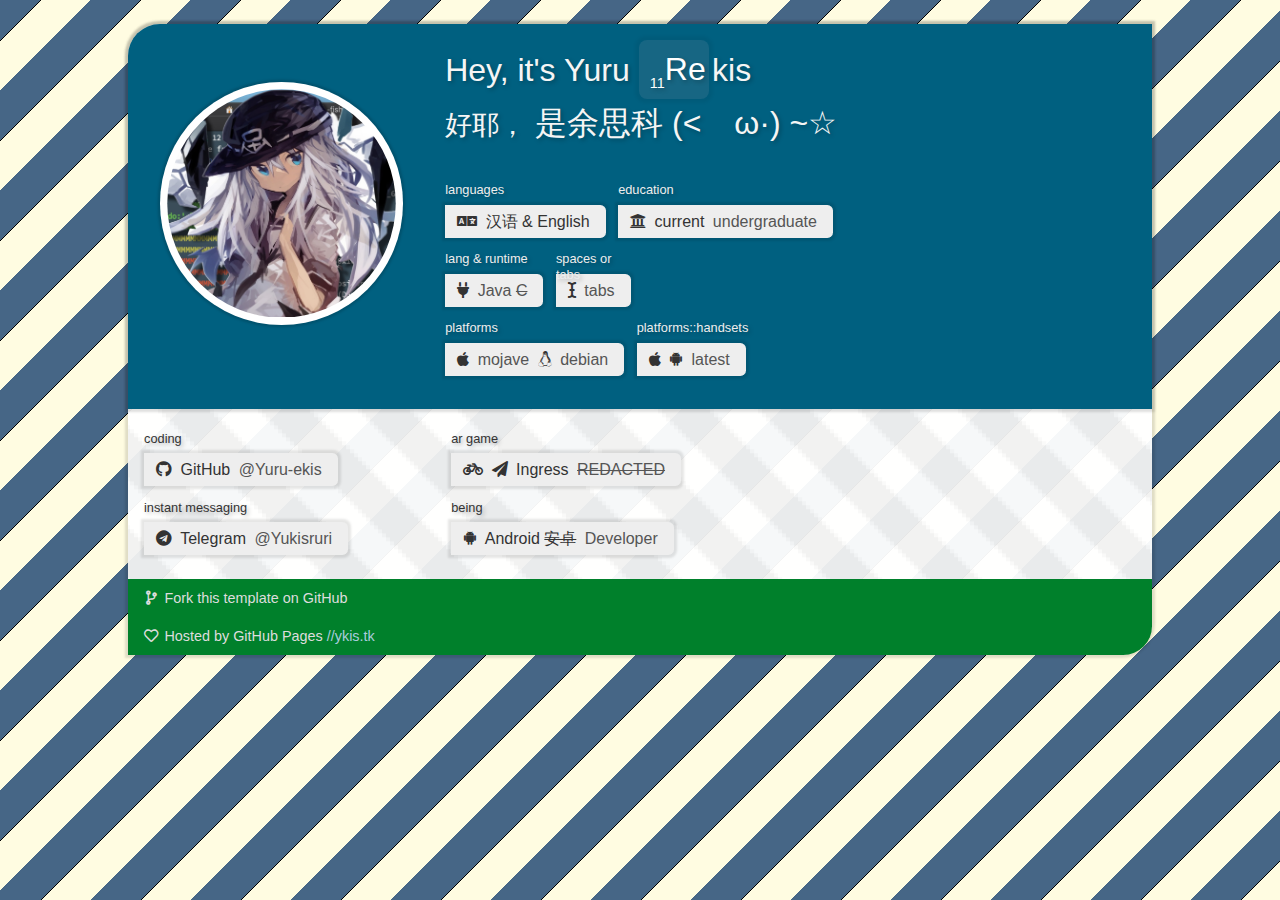
<file: index.html>
<html>

<head>
    <link href="assets/stylesheets/index.bundle.min.css" rel="stylesheet">
    <meta charset="utf-8">
    <meta name="viewport" content="width=device-width, initial-scale=1, minimum-scale=1, maximum-scale=1" />
    <title>about yuruekis</title>
</head>

<body>
    <div id="container">
        <div class="section header grid-container grid-parent">
            <div class="picture-container grid-30">
                <a href="assets/images/hibiki.jpg">
                    <img class="picture" src="assets/images/hibiki.jpg">
                </a>
            </div>
            <div class="grid-70">
                <h1 class="greeting en">
                    Hey, it's Yuru
                    <span class="no-wrap">
                        <a class="chem-element" element="sodium" href="https://en.wikipedia.org/wiki/Rhenium">Re</a>kis</span>
                </h1>
                <h1 class="greeting cn">
                    <small class="prefix">好耶，</small>
                    <span class="name no-wrap">是余思科
                        <span class="face">(&lt;ゝω·) ~☆</span>
                    </span>
                </h1>
                <div class="small-labels">
                    <div alt="languages" class="label alt">
                        <i aria-hidden="true" class="fas fa-language"></i>
                        <span class="title">汉语 & English</span>
                    </div>
                    <div alt="education" class="label alt">
                        <i aria-hidden="true" class="fas fa-university"></i>
                        <span class="title">current</span>
                        <span class="content">undergraduate</span>
                    </div>
                </div>
               
                <div class="small-labels">
                    <div alt="lang & runtime" class="label alt">
                        <i aria-hidden="true" class="fas fa-plug"></i>
                        <span class="content">Java <del>C</del></span>
                    </div>
                    <div alt="spaces or tabs" class="label alt">
                        <i aria-hidden="true" class="fas fa-i-cursor"></i>
                        <span class="content">tabs</span>
                    </div>
                </div>
                <div class="small-labels">
                    <div alt="platforms" class="group alt">
                    
                        <div class="label">
                            <i aria-hidden="true" class="fab fa-apple"></i>
                            <span class="content">mojave</span>
                        </div>
                        <div class="label">
                            <i aria-hidden="true" class="fab fa-linux"></i>
                            <span class="content">debian</span>
                        </div>
                    </div>
                    <div alt="platforms::handsets" class="group alt">
                        <div class="label">
                            <i aria-hidden="true" class="fab fa-apple"></i>
                            <i aria-hidden="true" class="fab fa-android"></i>
                            <span class="content">latest</span>
                        </div>
                    </div>
                </div>
                <div class="small-labels">

                </div>
            </div>
        </div>
        <div class="section identities shadow grid-container grid-parent">
            <div class="small-labels grid-30">
                <a alt="coding" class="label alt" href="https://github.com/Yuru-ekis">
                    <i class="fab fa-github"></i>
                    <span class="title">GitHub</span>
                    <span class="content">@Yuru-ekis</span>
                </a>
                <a alt="instant messaging" class="label alt" href="https://telegram.me/yukisruri">
                    <i class="fab fa-telegram"></i>
                    <span class="title">Telegram</span>
                    <span class="content">@Yukisruri</span>
                </a>
                
            </div>
            <div class="small-labels grid-30">
                
                
                <div alt="ar game" class="label alt">
                    <i class="fas fa-bicycle"></i>
                    <i class="fas fa-paper-plane"></i>
                    <span class="title">Ingress</span>
                    <span class="content"><del>REDACTED</del></span>
                </div>
                
                <div alt="being" class="label alt">
                    <i class="fab fa-android"></i>
                    <span class="title">Android&nbsp;<del>安卓</del></span>
                    <span class="content">Developer</span>
                </div>    
            </div>
            
        </div>
        <div class="section footer shadow">
            <a class="hosting" href="https://github.com/amphineko/amphineko">
                <i aria-hidden="true" class="fas fa-code-branch"></i> Fork this template on GitHub</a>
        </div>
        <div class="section footer shadow">
            <a class="hosting" href="//ykis.tk">
                <i aria-hidden="true" class="far fa-heart"></i> Hosted by GitHub Pages
                <span class="link">//ykis.tk</span>
            </a>
      
        </div>
    </div>
</body>

</html>
</file>
<file: assets/stylesheets/index.bundle.min.css>
@charset "UTF-8";/*!
 * Font Awesome Free 5.5.0 by @fontawesome - https://fontawesome.com
 * License - https://fontawesome.com/license/free (Icons: CC BY 4.0, Fonts: SIL OFL 1.1, Code: MIT License)
 */.fa,.fab,.fal,.far,.fas{-moz-osx-font-smoothing:grayscale;-webkit-font-smoothing:antialiased;display:inline-block;font-style:normal;font-variant:normal;text-rendering:auto;line-height:1}.fa-lg{font-size:1.33333em;line-height:.75em;vertical-align:-.0667em}.fa-xs{font-size:.75em}.fa-sm{font-size:.875em}.fa-1x{font-size:1em}.fa-2x{font-size:2em}.fa-3x{font-size:3em}.fa-4x{font-size:4em}.fa-5x{font-size:5em}.fa-6x{font-size:6em}.fa-7x{font-size:7em}.fa-8x{font-size:8em}.fa-9x{font-size:9em}.fa-10x{font-size:10em}.fa-fw{text-align:center;width:1.25em}.fa-ul{list-style-type:none;margin-left:2.5em;padding-left:0}.fa-ul>li{position:relative}.fa-li{left:-2em;position:absolute;text-align:center;width:2em;line-height:inherit}.fa-border{border:.08em solid #eee;border-radius:.1em;padding:.2em .25em .15em}.fa-pull-left{float:left}.fa-pull-right{float:right}.fa.fa-pull-left,.fab.fa-pull-left,.fal.fa-pull-left,.far.fa-pull-left,.fas.fa-pull-left{margin-right:.3em}.fa.fa-pull-right,.fab.fa-pull-right,.fal.fa-pull-right,.far.fa-pull-right,.fas.fa-pull-right{margin-left:.3em}.fa-spin{animation:2s linear infinite fa-spin}.fa-pulse{animation:1s steps(8) infinite fa-spin}@keyframes fa-spin{0%{transform:rotate(0)}100%{transform:rotate(360deg)}}.fa-rotate-90{transform:rotate(90deg)}.fa-rotate-180{transform:rotate(180deg)}.fa-rotate-270{transform:rotate(270deg)}.fa-flip-horizontal{transform:scale(-1,1)}.fa-flip-vertical{transform:scale(1,-1)}.fa-flip-horizontal.fa-flip-vertical{transform:scale(-1,-1)}:root .fa-flip-horizontal,:root .fa-flip-vertical,:root .fa-rotate-180,:root .fa-rotate-270,:root .fa-rotate-90{filter:none}.fa-stack{display:inline-block;height:2em;line-height:2em;position:relative;vertical-align:middle;width:2.5em}.fa-stack-1x,.fa-stack-2x{left:0;position:absolute;text-align:center;width:100%}.fa-stack-1x{line-height:inherit}.fa-stack-2x{font-size:2em}.fa-inverse{color:#fff}.fa-500px:before{content:"\f26e"}.fa-accessible-icon:before{content:"\f368"}.fa-accusoft:before{content:"\f369"}.fa-acquisitions-incorporated:before{content:"\f6af"}.fa-ad:before{content:"\f641"}.fa-address-book:before{content:"\f2b9"}.fa-address-card:before{content:"\f2bb"}.fa-adjust:before{content:"\f042"}.fa-adn:before{content:"\f170"}.fa-adversal:before{content:"\f36a"}.fa-affiliatetheme:before{content:"\f36b"}.fa-air-freshener:before{content:"\f5d0"}.fa-algolia:before{content:"\f36c"}.fa-align-center:before{content:"\f037"}.fa-align-justify:before{content:"\f039"}.fa-align-left:before{content:"\f036"}.fa-align-right:before{content:"\f038"}.fa-alipay:before{content:"\f642"}.fa-allergies:before{content:"\f461"}.fa-amazon:before{content:"\f270"}.fa-amazon-pay:before{content:"\f42c"}.fa-ambulance:before{content:"\f0f9"}.fa-american-sign-language-interpreting:before{content:"\f2a3"}.fa-amilia:before{content:"\f36d"}.fa-anchor:before{content:"\f13d"}.fa-android:before{content:"\f17b"}.fa-angellist:before{content:"\f209"}.fa-angle-double-down:before{content:"\f103"}.fa-angle-double-left:before{content:"\f100"}.fa-angle-double-right:before{content:"\f101"}.fa-angle-double-up:before{content:"\f102"}.fa-angle-down:before{content:"\f107"}.fa-angle-left:before{content:"\f104"}.fa-angle-right:before{content:"\f105"}.fa-angle-up:before{content:"\f106"}.fa-angry:before{content:"\f556"}.fa-angrycreative:before{content:"\f36e"}.fa-angular:before{content:"\f420"}.fa-ankh:before{content:"\f644"}.fa-app-store:before{content:"\f36f"}.fa-app-store-ios:before{content:"\f370"}.fa-apper:before{content:"\f371"}.fa-apple:before{content:"\f179"}.fa-apple-alt:before{content:"\f5d1"}.fa-apple-pay:before{content:"\f415"}.fa-archive:before{content:"\f187"}.fa-archway:before{content:"\f557"}.fa-arrow-alt-circle-down:before{content:"\f358"}.fa-arrow-alt-circle-left:before{content:"\f359"}.fa-arrow-alt-circle-right:before{content:"\f35a"}.fa-arrow-alt-circle-up:before{content:"\f35b"}.fa-arrow-circle-down:before{content:"\f0ab"}.fa-arrow-circle-left:before{content:"\f0a8"}.fa-arrow-circle-right:before{content:"\f0a9"}.fa-arrow-circle-up:before{content:"\f0aa"}.fa-arrow-down:before{content:"\f063"}.fa-arrow-left:before{content:"\f060"}.fa-arrow-right:before{content:"\f061"}.fa-arrow-up:before{content:"\f062"}.fa-arrows-alt:before{content:"\f0b2"}.fa-arrows-alt-h:before{content:"\f337"}.fa-arrows-alt-v:before{content:"\f338"}.fa-assistive-listening-systems:before{content:"\f2a2"}.fa-asterisk:before{content:"\f069"}.fa-asymmetrik:before{content:"\f372"}.fa-at:before{content:"\f1fa"}.fa-atlas:before{content:"\f558"}.fa-atom:before{content:"\f5d2"}.fa-audible:before{content:"\f373"}.fa-audio-description:before{content:"\f29e"}.fa-autoprefixer:before{content:"\f41c"}.fa-avianex:before{content:"\f374"}.fa-aviato:before{content:"\f421"}.fa-award:before{content:"\f559"}.fa-aws:before{content:"\f375"}.fa-backspace:before{content:"\f55a"}.fa-backward:before{content:"\f04a"}.fa-balance-scale:before{content:"\f24e"}.fa-ban:before{content:"\f05e"}.fa-band-aid:before{content:"\f462"}.fa-bandcamp:before{content:"\f2d5"}.fa-barcode:before{content:"\f02a"}.fa-bars:before{content:"\f0c9"}.fa-baseball-ball:before{content:"\f433"}.fa-basketball-ball:before{content:"\f434"}.fa-bath:before{content:"\f2cd"}.fa-battery-empty:before{content:"\f244"}.fa-battery-full:before{content:"\f240"}.fa-battery-half:before{content:"\f242"}.fa-battery-quarter:before{content:"\f243"}.fa-battery-three-quarters:before{content:"\f241"}.fa-bed:before{content:"\f236"}.fa-beer:before{content:"\f0fc"}.fa-behance:before{content:"\f1b4"}.fa-behance-square:before{content:"\f1b5"}.fa-bell:before{content:"\f0f3"}.fa-bell-slash:before{content:"\f1f6"}.fa-bezier-curve:before{content:"\f55b"}.fa-bible:before{content:"\f647"}.fa-bicycle:before{content:"\f206"}.fa-bimobject:before{content:"\f378"}.fa-binoculars:before{content:"\f1e5"}.fa-birthday-cake:before{content:"\f1fd"}.fa-bitbucket:before{content:"\f171"}.fa-bitcoin:before{content:"\f379"}.fa-bity:before{content:"\f37a"}.fa-black-tie:before{content:"\f27e"}.fa-blackberry:before{content:"\f37b"}.fa-blender:before{content:"\f517"}.fa-blender-phone:before{content:"\f6b6"}.fa-blind:before{content:"\f29d"}.fa-blogger:before{content:"\f37c"}.fa-blogger-b:before{content:"\f37d"}.fa-bluetooth:before{content:"\f293"}.fa-bluetooth-b:before{content:"\f294"}.fa-bold:before{content:"\f032"}.fa-bolt:before{content:"\f0e7"}.fa-bomb:before{content:"\f1e2"}.fa-bone:before{content:"\f5d7"}.fa-bong:before{content:"\f55c"}.fa-book:before{content:"\f02d"}.fa-book-dead:before{content:"\f6b7"}.fa-book-open:before{content:"\f518"}.fa-book-reader:before{content:"\f5da"}.fa-bookmark:before{content:"\f02e"}.fa-bowling-ball:before{content:"\f436"}.fa-box:before{content:"\f466"}.fa-box-open:before{content:"\f49e"}.fa-boxes:before{content:"\f468"}.fa-braille:before{content:"\f2a1"}.fa-brain:before{content:"\f5dc"}.fa-briefcase:before{content:"\f0b1"}.fa-briefcase-medical:before{content:"\f469"}.fa-broadcast-tower:before{content:"\f519"}.fa-broom:before{content:"\f51a"}.fa-brush:before{content:"\f55d"}.fa-btc:before{content:"\f15a"}.fa-bug:before{content:"\f188"}.fa-building:before{content:"\f1ad"}.fa-bullhorn:before{content:"\f0a1"}.fa-bullseye:before{content:"\f140"}.fa-burn:before{content:"\f46a"}.fa-buromobelexperte:before{content:"\f37f"}.fa-bus:before{content:"\f207"}.fa-bus-alt:before{content:"\f55e"}.fa-business-time:before{content:"\f64a"}.fa-buysellads:before{content:"\f20d"}.fa-calculator:before{content:"\f1ec"}.fa-calendar:before{content:"\f133"}.fa-calendar-alt:before{content:"\f073"}.fa-calendar-check:before{content:"\f274"}.fa-calendar-minus:before{content:"\f272"}.fa-calendar-plus:before{content:"\f271"}.fa-calendar-times:before{content:"\f273"}.fa-camera:before{content:"\f030"}.fa-camera-retro:before{content:"\f083"}.fa-campground:before{content:"\f6bb"}.fa-cannabis:before{content:"\f55f"}.fa-capsules:before{content:"\f46b"}.fa-car:before{content:"\f1b9"}.fa-car-alt:before{content:"\f5de"}.fa-car-battery:before{content:"\f5df"}.fa-car-crash:before{content:"\f5e1"}.fa-car-side:before{content:"\f5e4"}.fa-caret-down:before{content:"\f0d7"}.fa-caret-left:before{content:"\f0d9"}.fa-caret-right:before{content:"\f0da"}.fa-caret-square-down:before{content:"\f150"}.fa-caret-square-left:before{content:"\f191"}.fa-caret-square-right:before{content:"\f152"}.fa-caret-square-up:before{content:"\f151"}.fa-caret-up:before{content:"\f0d8"}.fa-cart-arrow-down:before{content:"\f218"}.fa-cart-plus:before{content:"\f217"}.fa-cat:before{content:"\f6be"}.fa-cc-amazon-pay:before{content:"\f42d"}.fa-cc-amex:before{content:"\f1f3"}.fa-cc-apple-pay:before{content:"\f416"}.fa-cc-diners-club:before{content:"\f24c"}.fa-cc-discover:before{content:"\f1f2"}.fa-cc-jcb:before{content:"\f24b"}.fa-cc-mastercard:before{content:"\f1f1"}.fa-cc-paypal:before{content:"\f1f4"}.fa-cc-stripe:before{content:"\f1f5"}.fa-cc-visa:before{content:"\f1f0"}.fa-centercode:before{content:"\f380"}.fa-certificate:before{content:"\f0a3"}.fa-chair:before{content:"\f6c0"}.fa-chalkboard:before{content:"\f51b"}.fa-chalkboard-teacher:before{content:"\f51c"}.fa-charging-station:before{content:"\f5e7"}.fa-chart-area:before{content:"\f1fe"}.fa-chart-bar:before{content:"\f080"}.fa-chart-line:before{content:"\f201"}.fa-chart-pie:before{content:"\f200"}.fa-check:before{content:"\f00c"}.fa-check-circle:before{content:"\f058"}.fa-check-double:before{content:"\f560"}.fa-check-square:before{content:"\f14a"}.fa-chess:before{content:"\f439"}.fa-chess-bishop:before{content:"\f43a"}.fa-chess-board:before{content:"\f43c"}.fa-chess-king:before{content:"\f43f"}.fa-chess-knight:before{content:"\f441"}.fa-chess-pawn:before{content:"\f443"}.fa-chess-queen:before{content:"\f445"}.fa-chess-rook:before{content:"\f447"}.fa-chevron-circle-down:before{content:"\f13a"}.fa-chevron-circle-left:before{content:"\f137"}.fa-chevron-circle-right:before{content:"\f138"}.fa-chevron-circle-up:before{content:"\f139"}.fa-chevron-down:before{content:"\f078"}.fa-chevron-left:before{content:"\f053"}.fa-chevron-right:before{content:"\f054"}.fa-chevron-up:before{content:"\f077"}.fa-child:before{content:"\f1ae"}.fa-chrome:before{content:"\f268"}.fa-church:before{content:"\f51d"}.fa-circle:before{content:"\f111"}.fa-circle-notch:before{content:"\f1ce"}.fa-city:before{content:"\f64f"}.fa-clipboard:before{content:"\f328"}.fa-clipboard-check:before{content:"\f46c"}.fa-clipboard-list:before{content:"\f46d"}.fa-clock:before{content:"\f017"}.fa-clone:before{content:"\f24d"}.fa-closed-captioning:before{content:"\f20a"}.fa-cloud:before{content:"\f0c2"}.fa-cloud-download-alt:before{content:"\f381"}.fa-cloud-meatball:before{content:"\f73b"}.fa-cloud-moon:before{content:"\f6c3"}.fa-cloud-moon-rain:before{content:"\f73c"}.fa-cloud-rain:before{content:"\f73d"}.fa-cloud-showers-heavy:before{content:"\f740"}.fa-cloud-sun:before{content:"\f6c4"}.fa-cloud-sun-rain:before{content:"\f743"}.fa-cloud-upload-alt:before{content:"\f382"}.fa-cloudscale:before{content:"\f383"}.fa-cloudsmith:before{content:"\f384"}.fa-cloudversify:before{content:"\f385"}.fa-cocktail:before{content:"\f561"}.fa-code:before{content:"\f121"}.fa-code-branch:before{content:"\f126"}.fa-codepen:before{content:"\f1cb"}.fa-codiepie:before{content:"\f284"}.fa-coffee:before{content:"\f0f4"}.fa-cog:before{content:"\f013"}.fa-cogs:before{content:"\f085"}.fa-coins:before{content:"\f51e"}.fa-columns:before{content:"\f0db"}.fa-comment:before{content:"\f075"}.fa-comment-alt:before{content:"\f27a"}.fa-comment-dollar:before{content:"\f651"}.fa-comment-dots:before{content:"\f4ad"}.fa-comment-slash:before{content:"\f4b3"}.fa-comments:before{content:"\f086"}.fa-comments-dollar:before{content:"\f653"}.fa-compact-disc:before{content:"\f51f"}.fa-compass:before{content:"\f14e"}.fa-compress:before{content:"\f066"}.fa-concierge-bell:before{content:"\f562"}.fa-connectdevelop:before{content:"\f20e"}.fa-contao:before{content:"\f26d"}.fa-cookie:before{content:"\f563"}.fa-cookie-bite:before{content:"\f564"}.fa-copy:before{content:"\f0c5"}.fa-copyright:before{content:"\f1f9"}.fa-couch:before{content:"\f4b8"}.fa-cpanel:before{content:"\f388"}.fa-creative-commons:before{content:"\f25e"}.fa-creative-commons-by:before{content:"\f4e7"}.fa-creative-commons-nc:before{content:"\f4e8"}.fa-creative-commons-nc-eu:before{content:"\f4e9"}.fa-creative-commons-nc-jp:before{content:"\f4ea"}.fa-creative-commons-nd:before{content:"\f4eb"}.fa-creative-commons-pd:before{content:"\f4ec"}.fa-creative-commons-pd-alt:before{content:"\f4ed"}.fa-creative-commons-remix:before{content:"\f4ee"}.fa-creative-commons-sa:before{content:"\f4ef"}.fa-creative-commons-sampling:before{content:"\f4f0"}.fa-creative-commons-sampling-plus:before{content:"\f4f1"}.fa-creative-commons-share:before{content:"\f4f2"}.fa-creative-commons-zero:before{content:"\f4f3"}.fa-credit-card:before{content:"\f09d"}.fa-critical-role:before{content:"\f6c9"}.fa-crop:before{content:"\f125"}.fa-crop-alt:before{content:"\f565"}.fa-cross:before{content:"\f654"}.fa-crosshairs:before{content:"\f05b"}.fa-crow:before{content:"\f520"}.fa-crown:before{content:"\f521"}.fa-css3:before{content:"\f13c"}.fa-css3-alt:before{content:"\f38b"}.fa-cube:before{content:"\f1b2"}.fa-cubes:before{content:"\f1b3"}.fa-cut:before{content:"\f0c4"}.fa-cuttlefish:before{content:"\f38c"}.fa-d-and-d:before{content:"\f38d"}.fa-d-and-d-beyond:before{content:"\f6ca"}.fa-dashcube:before{content:"\f210"}.fa-database:before{content:"\f1c0"}.fa-deaf:before{content:"\f2a4"}.fa-delicious:before{content:"\f1a5"}.fa-democrat:before{content:"\f747"}.fa-deploydog:before{content:"\f38e"}.fa-deskpro:before{content:"\f38f"}.fa-desktop:before{content:"\f108"}.fa-dev:before{content:"\f6cc"}.fa-deviantart:before{content:"\f1bd"}.fa-dharmachakra:before{content:"\f655"}.fa-diagnoses:before{content:"\f470"}.fa-dice:before{content:"\f522"}.fa-dice-d20:before{content:"\f6cf"}.fa-dice-d6:before{content:"\f6d1"}.fa-dice-five:before{content:"\f523"}.fa-dice-four:before{content:"\f524"}.fa-dice-one:before{content:"\f525"}.fa-dice-six:before{content:"\f526"}.fa-dice-three:before{content:"\f527"}.fa-dice-two:before{content:"\f528"}.fa-digg:before{content:"\f1a6"}.fa-digital-ocean:before{content:"\f391"}.fa-digital-tachograph:before{content:"\f566"}.fa-directions:before{content:"\f5eb"}.fa-discord:before{content:"\f392"}.fa-discourse:before{content:"\f393"}.fa-divide:before{content:"\f529"}.fa-dizzy:before{content:"\f567"}.fa-dna:before{content:"\f471"}.fa-dochub:before{content:"\f394"}.fa-docker:before{content:"\f395"}.fa-dog:before{content:"\f6d3"}.fa-dollar-sign:before{content:"\f155"}.fa-dolly:before{content:"\f472"}.fa-dolly-flatbed:before{content:"\f474"}.fa-donate:before{content:"\f4b9"}.fa-door-closed:before{content:"\f52a"}.fa-door-open:before{content:"\f52b"}.fa-dot-circle:before{content:"\f192"}.fa-dove:before{content:"\f4ba"}.fa-download:before{content:"\f019"}.fa-draft2digital:before{content:"\f396"}.fa-drafting-compass:before{content:"\f568"}.fa-dragon:before{content:"\f6d5"}.fa-draw-polygon:before{content:"\f5ee"}.fa-dribbble:before{content:"\f17d"}.fa-dribbble-square:before{content:"\f397"}.fa-dropbox:before{content:"\f16b"}.fa-drum:before{content:"\f569"}.fa-drum-steelpan:before{content:"\f56a"}.fa-drumstick-bite:before{content:"\f6d7"}.fa-drupal:before{content:"\f1a9"}.fa-dumbbell:before{content:"\f44b"}.fa-dungeon:before{content:"\f6d9"}.fa-dyalog:before{content:"\f399"}.fa-earlybirds:before{content:"\f39a"}.fa-ebay:before{content:"\f4f4"}.fa-edge:before{content:"\f282"}.fa-edit:before{content:"\f044"}.fa-eject:before{content:"\f052"}.fa-elementor:before{content:"\f430"}.fa-ellipsis-h:before{content:"\f141"}.fa-ellipsis-v:before{content:"\f142"}.fa-ello:before{content:"\f5f1"}.fa-ember:before{content:"\f423"}.fa-empire:before{content:"\f1d1"}.fa-envelope:before{content:"\f0e0"}.fa-envelope-open:before{content:"\f2b6"}.fa-envelope-open-text:before{content:"\f658"}.fa-envelope-square:before{content:"\f199"}.fa-envira:before{content:"\f299"}.fa-equals:before{content:"\f52c"}.fa-eraser:before{content:"\f12d"}.fa-erlang:before{content:"\f39d"}.fa-ethereum:before{content:"\f42e"}.fa-etsy:before{content:"\f2d7"}.fa-euro-sign:before{content:"\f153"}.fa-exchange-alt:before{content:"\f362"}.fa-exclamation:before{content:"\f12a"}.fa-exclamation-circle:before{content:"\f06a"}.fa-exclamation-triangle:before{content:"\f071"}.fa-expand:before{content:"\f065"}.fa-expand-arrows-alt:before{content:"\f31e"}.fa-expeditedssl:before{content:"\f23e"}.fa-external-link-alt:before{content:"\f35d"}.fa-external-link-square-alt:before{content:"\f360"}.fa-eye:before{content:"\f06e"}.fa-eye-dropper:before{content:"\f1fb"}.fa-eye-slash:before{content:"\f070"}.fa-facebook:before{content:"\f09a"}.fa-facebook-f:before{content:"\f39e"}.fa-facebook-messenger:before{content:"\f39f"}.fa-facebook-square:before{content:"\f082"}.fa-fantasy-flight-games:before{content:"\f6dc"}.fa-fast-backward:before{content:"\f049"}.fa-fast-forward:before{content:"\f050"}.fa-fax:before{content:"\f1ac"}.fa-feather:before{content:"\f52d"}.fa-feather-alt:before{content:"\f56b"}.fa-female:before{content:"\f182"}.fa-fighter-jet:before{content:"\f0fb"}.fa-file:before{content:"\f15b"}.fa-file-alt:before{content:"\f15c"}.fa-file-archive:before{content:"\f1c6"}.fa-file-audio:before{content:"\f1c7"}.fa-file-code:before{content:"\f1c9"}.fa-file-contract:before{content:"\f56c"}.fa-file-csv:before{content:"\f6dd"}.fa-file-download:before{content:"\f56d"}.fa-file-excel:before{content:"\f1c3"}.fa-file-export:before{content:"\f56e"}.fa-file-image:before{content:"\f1c5"}.fa-file-import:before{content:"\f56f"}.fa-file-invoice:before{content:"\f570"}.fa-file-invoice-dollar:before{content:"\f571"}.fa-file-medical:before{content:"\f477"}.fa-file-medical-alt:before{content:"\f478"}.fa-file-pdf:before{content:"\f1c1"}.fa-file-powerpoint:before{content:"\f1c4"}.fa-file-prescription:before{content:"\f572"}.fa-file-signature:before{content:"\f573"}.fa-file-upload:before{content:"\f574"}.fa-file-video:before{content:"\f1c8"}.fa-file-word:before{content:"\f1c2"}.fa-fill:before{content:"\f575"}.fa-fill-drip:before{content:"\f576"}.fa-film:before{content:"\f008"}.fa-filter:before{content:"\f0b0"}.fa-fingerprint:before{content:"\f577"}.fa-fire:before{content:"\f06d"}.fa-fire-extinguisher:before{content:"\f134"}.fa-firefox:before{content:"\f269"}.fa-first-aid:before{content:"\f479"}.fa-first-order:before{content:"\f2b0"}.fa-first-order-alt:before{content:"\f50a"}.fa-firstdraft:before{content:"\f3a1"}.fa-fish:before{content:"\f578"}.fa-fist-raised:before{content:"\f6de"}.fa-flag:before{content:"\f024"}.fa-flag-checkered:before{content:"\f11e"}.fa-flag-usa:before{content:"\f74d"}.fa-flask:before{content:"\f0c3"}.fa-flickr:before{content:"\f16e"}.fa-flipboard:before{content:"\f44d"}.fa-flushed:before{content:"\f579"}.fa-fly:before{content:"\f417"}.fa-folder:before{content:"\f07b"}.fa-folder-minus:before{content:"\f65d"}.fa-folder-open:before{content:"\f07c"}.fa-folder-plus:before{content:"\f65e"}.fa-font:before{content:"\f031"}.fa-font-awesome:before{content:"\f2b4"}.fa-font-awesome-alt:before{content:"\f35c"}.fa-font-awesome-flag:before{content:"\f425"}.fa-font-awesome-logo-full:before{content:"\f4e6"}.fa-fonticons:before{content:"\f280"}.fa-fonticons-fi:before{content:"\f3a2"}.fa-football-ball:before{content:"\f44e"}.fa-fort-awesome:before{content:"\f286"}.fa-fort-awesome-alt:before{content:"\f3a3"}.fa-forumbee:before{content:"\f211"}.fa-forward:before{content:"\f04e"}.fa-foursquare:before{content:"\f180"}.fa-free-code-camp:before{content:"\f2c5"}.fa-freebsd:before{content:"\f3a4"}.fa-frog:before{content:"\f52e"}.fa-frown:before{content:"\f119"}.fa-frown-open:before{content:"\f57a"}.fa-fulcrum:before{content:"\f50b"}.fa-funnel-dollar:before{content:"\f662"}.fa-futbol:before{content:"\f1e3"}.fa-galactic-republic:before{content:"\f50c"}.fa-galactic-senate:before{content:"\f50d"}.fa-gamepad:before{content:"\f11b"}.fa-gas-pump:before{content:"\f52f"}.fa-gavel:before{content:"\f0e3"}.fa-gem:before{content:"\f3a5"}.fa-genderless:before{content:"\f22d"}.fa-get-pocket:before{content:"\f265"}.fa-gg:before{content:"\f260"}.fa-gg-circle:before{content:"\f261"}.fa-ghost:before{content:"\f6e2"}.fa-gift:before{content:"\f06b"}.fa-git:before{content:"\f1d3"}.fa-git-square:before{content:"\f1d2"}.fa-github:before{content:"\f09b"}.fa-github-alt:before{content:"\f113"}.fa-github-square:before{content:"\f092"}.fa-gitkraken:before{content:"\f3a6"}.fa-gitlab:before{content:"\f296"}.fa-gitter:before{content:"\f426"}.fa-glass-martini:before{content:"\f000"}.fa-glass-martini-alt:before{content:"\f57b"}.fa-glasses:before{content:"\f530"}.fa-glide:before{content:"\f2a5"}.fa-glide-g:before{content:"\f2a6"}.fa-globe:before{content:"\f0ac"}.fa-globe-africa:before{content:"\f57c"}.fa-globe-americas:before{content:"\f57d"}.fa-globe-asia:before{content:"\f57e"}.fa-gofore:before{content:"\f3a7"}.fa-golf-ball:before{content:"\f450"}.fa-goodreads:before{content:"\f3a8"}.fa-goodreads-g:before{content:"\f3a9"}.fa-google:before{content:"\f1a0"}.fa-google-drive:before{content:"\f3aa"}.fa-google-play:before{content:"\f3ab"}.fa-google-plus:before{content:"\f2b3"}.fa-google-plus-g:before{content:"\f0d5"}.fa-google-plus-square:before{content:"\f0d4"}.fa-google-wallet:before{content:"\f1ee"}.fa-gopuram:before{content:"\f664"}.fa-graduation-cap:before{content:"\f19d"}.fa-gratipay:before{content:"\f184"}.fa-grav:before{content:"\f2d6"}.fa-greater-than:before{content:"\f531"}.fa-greater-than-equal:before{content:"\f532"}.fa-grimace:before{content:"\f57f"}.fa-grin:before{content:"\f580"}.fa-grin-alt:before{content:"\f581"}.fa-grin-beam:before{content:"\f582"}.fa-grin-beam-sweat:before{content:"\f583"}.fa-grin-hearts:before{content:"\f584"}.fa-grin-squint:before{content:"\f585"}.fa-grin-squint-tears:before{content:"\f586"}.fa-grin-stars:before{content:"\f587"}.fa-grin-tears:before{content:"\f588"}.fa-grin-tongue:before{content:"\f589"}.fa-grin-tongue-squint:before{content:"\f58a"}.fa-grin-tongue-wink:before{content:"\f58b"}.fa-grin-wink:before{content:"\f58c"}.fa-grip-horizontal:before{content:"\f58d"}.fa-grip-vertical:before{content:"\f58e"}.fa-gripfire:before{content:"\f3ac"}.fa-grunt:before{content:"\f3ad"}.fa-gulp:before{content:"\f3ae"}.fa-h-square:before{content:"\f0fd"}.fa-hacker-news:before{content:"\f1d4"}.fa-hacker-news-square:before{content:"\f3af"}.fa-hackerrank:before{content:"\f5f7"}.fa-hammer:before{content:"\f6e3"}.fa-hamsa:before{content:"\f665"}.fa-hand-holding:before{content:"\f4bd"}.fa-hand-holding-heart:before{content:"\f4be"}.fa-hand-holding-usd:before{content:"\f4c0"}.fa-hand-lizard:before{content:"\f258"}.fa-hand-paper:before{content:"\f256"}.fa-hand-peace:before{content:"\f25b"}.fa-hand-point-down:before{content:"\f0a7"}.fa-hand-point-left:before{content:"\f0a5"}.fa-hand-point-right:before{content:"\f0a4"}.fa-hand-point-up:before{content:"\f0a6"}.fa-hand-pointer:before{content:"\f25a"}.fa-hand-rock:before{content:"\f255"}.fa-hand-scissors:before{content:"\f257"}.fa-hand-spock:before{content:"\f259"}.fa-hands:before{content:"\f4c2"}.fa-hands-helping:before{content:"\f4c4"}.fa-handshake:before{content:"\f2b5"}.fa-hanukiah:before{content:"\f6e6"}.fa-hashtag:before{content:"\f292"}.fa-hat-wizard:before{content:"\f6e8"}.fa-haykal:before{content:"\f666"}.fa-hdd:before{content:"\f0a0"}.fa-heading:before{content:"\f1dc"}.fa-headphones:before{content:"\f025"}.fa-headphones-alt:before{content:"\f58f"}.fa-headset:before{content:"\f590"}.fa-heart:before{content:"\f004"}.fa-heartbeat:before{content:"\f21e"}.fa-helicopter:before{content:"\f533"}.fa-highlighter:before{content:"\f591"}.fa-hiking:before{content:"\f6ec"}.fa-hippo:before{content:"\f6ed"}.fa-hips:before{content:"\f452"}.fa-hire-a-helper:before{content:"\f3b0"}.fa-history:before{content:"\f1da"}.fa-hockey-puck:before{content:"\f453"}.fa-home:before{content:"\f015"}.fa-hooli:before{content:"\f427"}.fa-hornbill:before{content:"\f592"}.fa-horse:before{content:"\f6f0"}.fa-hospital:before{content:"\f0f8"}.fa-hospital-alt:before{content:"\f47d"}.fa-hospital-symbol:before{content:"\f47e"}.fa-hot-tub:before{content:"\f593"}.fa-hotel:before{content:"\f594"}.fa-hotjar:before{content:"\f3b1"}.fa-hourglass:before{content:"\f254"}.fa-hourglass-end:before{content:"\f253"}.fa-hourglass-half:before{content:"\f252"}.fa-hourglass-start:before{content:"\f251"}.fa-house-damage:before{content:"\f6f1"}.fa-houzz:before{content:"\f27c"}.fa-hryvnia:before{content:"\f6f2"}.fa-html5:before{content:"\f13b"}.fa-hubspot:before{content:"\f3b2"}.fa-i-cursor:before{content:"\f246"}.fa-id-badge:before{content:"\f2c1"}.fa-id-card:before{content:"\f2c2"}.fa-id-card-alt:before{content:"\f47f"}.fa-image:before{content:"\f03e"}.fa-images:before{content:"\f302"}.fa-imdb:before{content:"\f2d8"}.fa-inbox:before{content:"\f01c"}.fa-indent:before{content:"\f03c"}.fa-industry:before{content:"\f275"}.fa-infinity:before{content:"\f534"}.fa-info:before{content:"\f129"}.fa-info-circle:before{content:"\f05a"}.fa-instagram:before{content:"\f16d"}.fa-internet-explorer:before{content:"\f26b"}.fa-ioxhost:before{content:"\f208"}.fa-italic:before{content:"\f033"}.fa-itunes:before{content:"\f3b4"}.fa-itunes-note:before{content:"\f3b5"}.fa-java:before{content:"\f4e4"}.fa-jedi:before{content:"\f669"}.fa-jedi-order:before{content:"\f50e"}.fa-jenkins:before{content:"\f3b6"}.fa-joget:before{content:"\f3b7"}.fa-joint:before{content:"\f595"}.fa-joomla:before{content:"\f1aa"}.fa-journal-whills:before{content:"\f66a"}.fa-js:before{content:"\f3b8"}.fa-js-square:before{content:"\f3b9"}.fa-jsfiddle:before{content:"\f1cc"}.fa-kaaba:before{content:"\f66b"}.fa-kaggle:before{content:"\f5fa"}.fa-key:before{content:"\f084"}.fa-keybase:before{content:"\f4f5"}.fa-keyboard:before{content:"\f11c"}.fa-keycdn:before{content:"\f3ba"}.fa-khanda:before{content:"\f66d"}.fa-kickstarter:before{content:"\f3bb"}.fa-kickstarter-k:before{content:"\f3bc"}.fa-kiss:before{content:"\f596"}.fa-kiss-beam:before{content:"\f597"}.fa-kiss-wink-heart:before{content:"\f598"}.fa-kiwi-bird:before{content:"\f535"}.fa-korvue:before{content:"\f42f"}.fa-landmark:before{content:"\f66f"}.fa-language:before{content:"\f1ab"}.fa-laptop:before{content:"\f109"}.fa-laptop-code:before{content:"\f5fc"}.fa-laravel:before{content:"\f3bd"}.fa-lastfm:before{content:"\f202"}.fa-lastfm-square:before{content:"\f203"}.fa-laugh:before{content:"\f599"}.fa-laugh-beam:before{content:"\f59a"}.fa-laugh-squint:before{content:"\f59b"}.fa-laugh-wink:before{content:"\f59c"}.fa-layer-group:before{content:"\f5fd"}.fa-leaf:before{content:"\f06c"}.fa-leanpub:before{content:"\f212"}.fa-lemon:before{content:"\f094"}.fa-less:before{content:"\f41d"}.fa-less-than:before{content:"\f536"}.fa-less-than-equal:before{content:"\f537"}.fa-level-down-alt:before{content:"\f3be"}.fa-level-up-alt:before{content:"\f3bf"}.fa-life-ring:before{content:"\f1cd"}.fa-lightbulb:before{content:"\f0eb"}.fa-line:before{content:"\f3c0"}.fa-link:before{content:"\f0c1"}.fa-linkedin:before{content:"\f08c"}.fa-linkedin-in:before{content:"\f0e1"}.fa-linode:before{content:"\f2b8"}.fa-linux:before{content:"\f17c"}.fa-lira-sign:before{content:"\f195"}.fa-list:before{content:"\f03a"}.fa-list-alt:before{content:"\f022"}.fa-list-ol:before{content:"\f0cb"}.fa-list-ul:before{content:"\f0ca"}.fa-location-arrow:before{content:"\f124"}.fa-lock:before{content:"\f023"}.fa-lock-open:before{content:"\f3c1"}.fa-long-arrow-alt-down:before{content:"\f309"}.fa-long-arrow-alt-left:before{content:"\f30a"}.fa-long-arrow-alt-right:before{content:"\f30b"}.fa-long-arrow-alt-up:before{content:"\f30c"}.fa-low-vision:before{content:"\f2a8"}.fa-luggage-cart:before{content:"\f59d"}.fa-lyft:before{content:"\f3c3"}.fa-magento:before{content:"\f3c4"}.fa-magic:before{content:"\f0d0"}.fa-magnet:before{content:"\f076"}.fa-mail-bulk:before{content:"\f674"}.fa-mailchimp:before{content:"\f59e"}.fa-male:before{content:"\f183"}.fa-mandalorian:before{content:"\f50f"}.fa-map:before{content:"\f279"}.fa-map-marked:before{content:"\f59f"}.fa-map-marked-alt:before{content:"\f5a0"}.fa-map-marker:before{content:"\f041"}.fa-map-marker-alt:before{content:"\f3c5"}.fa-map-pin:before{content:"\f276"}.fa-map-signs:before{content:"\f277"}.fa-markdown:before{content:"\f60f"}.fa-marker:before{content:"\f5a1"}.fa-mars:before{content:"\f222"}.fa-mars-double:before{content:"\f227"}.fa-mars-stroke:before{content:"\f229"}.fa-mars-stroke-h:before{content:"\f22b"}.fa-mars-stroke-v:before{content:"\f22a"}.fa-mask:before{content:"\f6fa"}.fa-mastodon:before{content:"\f4f6"}.fa-maxcdn:before{content:"\f136"}.fa-medal:before{content:"\f5a2"}.fa-medapps:before{content:"\f3c6"}.fa-medium:before{content:"\f23a"}.fa-medium-m:before{content:"\f3c7"}.fa-medkit:before{content:"\f0fa"}.fa-medrt:before{content:"\f3c8"}.fa-meetup:before{content:"\f2e0"}.fa-megaport:before{content:"\f5a3"}.fa-meh:before{content:"\f11a"}.fa-meh-blank:before{content:"\f5a4"}.fa-meh-rolling-eyes:before{content:"\f5a5"}.fa-memory:before{content:"\f538"}.fa-menorah:before{content:"\f676"}.fa-mercury:before{content:"\f223"}.fa-meteor:before{content:"\f753"}.fa-microchip:before{content:"\f2db"}.fa-microphone:before{content:"\f130"}.fa-microphone-alt:before{content:"\f3c9"}.fa-microphone-alt-slash:before{content:"\f539"}.fa-microphone-slash:before{content:"\f131"}.fa-microscope:before{content:"\f610"}.fa-microsoft:before{content:"\f3ca"}.fa-minus:before{content:"\f068"}.fa-minus-circle:before{content:"\f056"}.fa-minus-square:before{content:"\f146"}.fa-mix:before{content:"\f3cb"}.fa-mixcloud:before{content:"\f289"}.fa-mizuni:before{content:"\f3cc"}.fa-mobile:before{content:"\f10b"}.fa-mobile-alt:before{content:"\f3cd"}.fa-modx:before{content:"\f285"}.fa-monero:before{content:"\f3d0"}.fa-money-bill:before{content:"\f0d6"}.fa-money-bill-alt:before{content:"\f3d1"}.fa-money-bill-wave:before{content:"\f53a"}.fa-money-bill-wave-alt:before{content:"\f53b"}.fa-money-check:before{content:"\f53c"}.fa-money-check-alt:before{content:"\f53d"}.fa-monument:before{content:"\f5a6"}.fa-moon:before{content:"\f186"}.fa-mortar-pestle:before{content:"\f5a7"}.fa-mosque:before{content:"\f678"}.fa-motorcycle:before{content:"\f21c"}.fa-mountain:before{content:"\f6fc"}.fa-mouse-pointer:before{content:"\f245"}.fa-music:before{content:"\f001"}.fa-napster:before{content:"\f3d2"}.fa-neos:before{content:"\f612"}.fa-network-wired:before{content:"\f6ff"}.fa-neuter:before{content:"\f22c"}.fa-newspaper:before{content:"\f1ea"}.fa-nimblr:before{content:"\f5a8"}.fa-nintendo-switch:before{content:"\f418"}.fa-node:before{content:"\f419"}.fa-node-js:before{content:"\f3d3"}.fa-not-equal:before{content:"\f53e"}.fa-notes-medical:before{content:"\f481"}.fa-npm:before{content:"\f3d4"}.fa-ns8:before{content:"\f3d5"}.fa-nutritionix:before{content:"\f3d6"}.fa-object-group:before{content:"\f247"}.fa-object-ungroup:before{content:"\f248"}.fa-odnoklassniki:before{content:"\f263"}.fa-odnoklassniki-square:before{content:"\f264"}.fa-oil-can:before{content:"\f613"}.fa-old-republic:before{content:"\f510"}.fa-om:before{content:"\f679"}.fa-opencart:before{content:"\f23d"}.fa-openid:before{content:"\f19b"}.fa-opera:before{content:"\f26a"}.fa-optin-monster:before{content:"\f23c"}.fa-osi:before{content:"\f41a"}.fa-otter:before{content:"\f700"}.fa-outdent:before{content:"\f03b"}.fa-page4:before{content:"\f3d7"}.fa-pagelines:before{content:"\f18c"}.fa-paint-brush:before{content:"\f1fc"}.fa-paint-roller:before{content:"\f5aa"}.fa-palette:before{content:"\f53f"}.fa-palfed:before{content:"\f3d8"}.fa-pallet:before{content:"\f482"}.fa-paper-plane:before{content:"\f1d8"}.fa-paperclip:before{content:"\f0c6"}.fa-parachute-box:before{content:"\f4cd"}.fa-paragraph:before{content:"\f1dd"}.fa-parking:before{content:"\f540"}.fa-passport:before{content:"\f5ab"}.fa-pastafarianism:before{content:"\f67b"}.fa-paste:before{content:"\f0ea"}.fa-patreon:before{content:"\f3d9"}.fa-pause:before{content:"\f04c"}.fa-pause-circle:before{content:"\f28b"}.fa-paw:before{content:"\f1b0"}.fa-paypal:before{content:"\f1ed"}.fa-peace:before{content:"\f67c"}.fa-pen:before{content:"\f304"}.fa-pen-alt:before{content:"\f305"}.fa-pen-fancy:before{content:"\f5ac"}.fa-pen-nib:before{content:"\f5ad"}.fa-pen-square:before{content:"\f14b"}.fa-pencil-alt:before{content:"\f303"}.fa-pencil-ruler:before{content:"\f5ae"}.fa-penny-arcade:before{content:"\f704"}.fa-people-carry:before{content:"\f4ce"}.fa-percent:before{content:"\f295"}.fa-percentage:before{content:"\f541"}.fa-periscope:before{content:"\f3da"}.fa-person-booth:before{content:"\f756"}.fa-phabricator:before{content:"\f3db"}.fa-phoenix-framework:before{content:"\f3dc"}.fa-phoenix-squadron:before{content:"\f511"}.fa-phone:before{content:"\f095"}.fa-phone-slash:before{content:"\f3dd"}.fa-phone-square:before{content:"\f098"}.fa-phone-volume:before{content:"\f2a0"}.fa-php:before{content:"\f457"}.fa-pied-piper:before{content:"\f2ae"}.fa-pied-piper-alt:before{content:"\f1a8"}.fa-pied-piper-hat:before{content:"\f4e5"}.fa-pied-piper-pp:before{content:"\f1a7"}.fa-piggy-bank:before{content:"\f4d3"}.fa-pills:before{content:"\f484"}.fa-pinterest:before{content:"\f0d2"}.fa-pinterest-p:before{content:"\f231"}.fa-pinterest-square:before{content:"\f0d3"}.fa-place-of-worship:before{content:"\f67f"}.fa-plane:before{content:"\f072"}.fa-plane-arrival:before{content:"\f5af"}.fa-plane-departure:before{content:"\f5b0"}.fa-play:before{content:"\f04b"}.fa-play-circle:before{content:"\f144"}.fa-playstation:before{content:"\f3df"}.fa-plug:before{content:"\f1e6"}.fa-plus:before{content:"\f067"}.fa-plus-circle:before{content:"\f055"}.fa-plus-square:before{content:"\f0fe"}.fa-podcast:before{content:"\f2ce"}.fa-poll:before{content:"\f681"}.fa-poll-h:before{content:"\f682"}.fa-poo:before{content:"\f2fe"}.fa-poo-storm:before{content:"\f75a"}.fa-poop:before{content:"\f619"}.fa-portrait:before{content:"\f3e0"}.fa-pound-sign:before{content:"\f154"}.fa-power-off:before{content:"\f011"}.fa-pray:before{content:"\f683"}.fa-praying-hands:before{content:"\f684"}.fa-prescription:before{content:"\f5b1"}.fa-prescription-bottle:before{content:"\f485"}.fa-prescription-bottle-alt:before{content:"\f486"}.fa-print:before{content:"\f02f"}.fa-procedures:before{content:"\f487"}.fa-product-hunt:before{content:"\f288"}.fa-project-diagram:before{content:"\f542"}.fa-pushed:before{content:"\f3e1"}.fa-puzzle-piece:before{content:"\f12e"}.fa-python:before{content:"\f3e2"}.fa-qq:before{content:"\f1d6"}.fa-qrcode:before{content:"\f029"}.fa-question:before{content:"\f128"}.fa-question-circle:before{content:"\f059"}.fa-quidditch:before{content:"\f458"}.fa-quinscape:before{content:"\f459"}.fa-quora:before{content:"\f2c4"}.fa-quote-left:before{content:"\f10d"}.fa-quote-right:before{content:"\f10e"}.fa-quran:before{content:"\f687"}.fa-r-project:before{content:"\f4f7"}.fa-rainbow:before{content:"\f75b"}.fa-random:before{content:"\f074"}.fa-ravelry:before{content:"\f2d9"}.fa-react:before{content:"\f41b"}.fa-reacteurope:before{content:"\f75d"}.fa-readme:before{content:"\f4d5"}.fa-rebel:before{content:"\f1d0"}.fa-receipt:before{content:"\f543"}.fa-recycle:before{content:"\f1b8"}.fa-red-river:before{content:"\f3e3"}.fa-reddit:before{content:"\f1a1"}.fa-reddit-alien:before{content:"\f281"}.fa-reddit-square:before{content:"\f1a2"}.fa-redo:before{content:"\f01e"}.fa-redo-alt:before{content:"\f2f9"}.fa-registered:before{content:"\f25d"}.fa-renren:before{content:"\f18b"}.fa-reply:before{content:"\f3e5"}.fa-reply-all:before{content:"\f122"}.fa-replyd:before{content:"\f3e6"}.fa-republican:before{content:"\f75e"}.fa-researchgate:before{content:"\f4f8"}.fa-resolving:before{content:"\f3e7"}.fa-retweet:before{content:"\f079"}.fa-rev:before{content:"\f5b2"}.fa-ribbon:before{content:"\f4d6"}.fa-ring:before{content:"\f70b"}.fa-road:before{content:"\f018"}.fa-robot:before{content:"\f544"}.fa-rocket:before{content:"\f135"}.fa-rocketchat:before{content:"\f3e8"}.fa-rockrms:before{content:"\f3e9"}.fa-route:before{content:"\f4d7"}.fa-rss:before{content:"\f09e"}.fa-rss-square:before{content:"\f143"}.fa-ruble-sign:before{content:"\f158"}.fa-ruler:before{content:"\f545"}.fa-ruler-combined:before{content:"\f546"}.fa-ruler-horizontal:before{content:"\f547"}.fa-ruler-vertical:before{content:"\f548"}.fa-running:before{content:"\f70c"}.fa-rupee-sign:before{content:"\f156"}.fa-sad-cry:before{content:"\f5b3"}.fa-sad-tear:before{content:"\f5b4"}.fa-safari:before{content:"\f267"}.fa-sass:before{content:"\f41e"}.fa-save:before{content:"\f0c7"}.fa-schlix:before{content:"\f3ea"}.fa-school:before{content:"\f549"}.fa-screwdriver:before{content:"\f54a"}.fa-scribd:before{content:"\f28a"}.fa-scroll:before{content:"\f70e"}.fa-search:before{content:"\f002"}.fa-search-dollar:before{content:"\f688"}.fa-search-location:before{content:"\f689"}.fa-search-minus:before{content:"\f010"}.fa-search-plus:before{content:"\f00e"}.fa-searchengin:before{content:"\f3eb"}.fa-seedling:before{content:"\f4d8"}.fa-sellcast:before{content:"\f2da"}.fa-sellsy:before{content:"\f213"}.fa-server:before{content:"\f233"}.fa-servicestack:before{content:"\f3ec"}.fa-shapes:before{content:"\f61f"}.fa-share:before{content:"\f064"}.fa-share-alt:before{content:"\f1e0"}.fa-share-alt-square:before{content:"\f1e1"}.fa-share-square:before{content:"\f14d"}.fa-shekel-sign:before{content:"\f20b"}.fa-shield-alt:before{content:"\f3ed"}.fa-ship:before{content:"\f21a"}.fa-shipping-fast:before{content:"\f48b"}.fa-shirtsinbulk:before{content:"\f214"}.fa-shoe-prints:before{content:"\f54b"}.fa-shopping-bag:before{content:"\f290"}.fa-shopping-basket:before{content:"\f291"}.fa-shopping-cart:before{content:"\f07a"}.fa-shopware:before{content:"\f5b5"}.fa-shower:before{content:"\f2cc"}.fa-shuttle-van:before{content:"\f5b6"}.fa-sign:before{content:"\f4d9"}.fa-sign-in-alt:before{content:"\f2f6"}.fa-sign-language:before{content:"\f2a7"}.fa-sign-out-alt:before{content:"\f2f5"}.fa-signal:before{content:"\f012"}.fa-signature:before{content:"\f5b7"}.fa-simplybuilt:before{content:"\f215"}.fa-sistrix:before{content:"\f3ee"}.fa-sitemap:before{content:"\f0e8"}.fa-sith:before{content:"\f512"}.fa-skull:before{content:"\f54c"}.fa-skull-crossbones:before{content:"\f714"}.fa-skyatlas:before{content:"\f216"}.fa-skype:before{content:"\f17e"}.fa-slack:before{content:"\f198"}.fa-slack-hash:before{content:"\f3ef"}.fa-slash:before{content:"\f715"}.fa-sliders-h:before{content:"\f1de"}.fa-slideshare:before{content:"\f1e7"}.fa-smile:before{content:"\f118"}.fa-smile-beam:before{content:"\f5b8"}.fa-smile-wink:before{content:"\f4da"}.fa-smog:before{content:"\f75f"}.fa-smoking:before{content:"\f48d"}.fa-smoking-ban:before{content:"\f54d"}.fa-snapchat:before{content:"\f2ab"}.fa-snapchat-ghost:before{content:"\f2ac"}.fa-snapchat-square:before{content:"\f2ad"}.fa-snowflake:before{content:"\f2dc"}.fa-socks:before{content:"\f696"}.fa-solar-panel:before{content:"\f5ba"}.fa-sort:before{content:"\f0dc"}.fa-sort-alpha-down:before{content:"\f15d"}.fa-sort-alpha-up:before{content:"\f15e"}.fa-sort-amount-down:before{content:"\f160"}.fa-sort-amount-up:before{content:"\f161"}.fa-sort-down:before{content:"\f0dd"}.fa-sort-numeric-down:before{content:"\f162"}.fa-sort-numeric-up:before{content:"\f163"}.fa-sort-up:before{content:"\f0de"}.fa-soundcloud:before{content:"\f1be"}.fa-spa:before{content:"\f5bb"}.fa-space-shuttle:before{content:"\f197"}.fa-speakap:before{content:"\f3f3"}.fa-spider:before{content:"\f717"}.fa-spinner:before{content:"\f110"}.fa-splotch:before{content:"\f5bc"}.fa-spotify:before{content:"\f1bc"}.fa-spray-can:before{content:"\f5bd"}.fa-square:before{content:"\f0c8"}.fa-square-full:before{content:"\f45c"}.fa-square-root-alt:before{content:"\f698"}.fa-squarespace:before{content:"\f5be"}.fa-stack-exchange:before{content:"\f18d"}.fa-stack-overflow:before{content:"\f16c"}.fa-stamp:before{content:"\f5bf"}.fa-star:before{content:"\f005"}.fa-star-and-crescent:before{content:"\f699"}.fa-star-half:before{content:"\f089"}.fa-star-half-alt:before{content:"\f5c0"}.fa-star-of-david:before{content:"\f69a"}.fa-star-of-life:before{content:"\f621"}.fa-staylinked:before{content:"\f3f5"}.fa-steam:before{content:"\f1b6"}.fa-steam-square:before{content:"\f1b7"}.fa-steam-symbol:before{content:"\f3f6"}.fa-step-backward:before{content:"\f048"}.fa-step-forward:before{content:"\f051"}.fa-stethoscope:before{content:"\f0f1"}.fa-sticker-mule:before{content:"\f3f7"}.fa-sticky-note:before{content:"\f249"}.fa-stop:before{content:"\f04d"}.fa-stop-circle:before{content:"\f28d"}.fa-stopwatch:before{content:"\f2f2"}.fa-store:before{content:"\f54e"}.fa-store-alt:before{content:"\f54f"}.fa-strava:before{content:"\f428"}.fa-stream:before{content:"\f550"}.fa-street-view:before{content:"\f21d"}.fa-strikethrough:before{content:"\f0cc"}.fa-stripe:before{content:"\f429"}.fa-stripe-s:before{content:"\f42a"}.fa-stroopwafel:before{content:"\f551"}.fa-studiovinari:before{content:"\f3f8"}.fa-stumbleupon:before{content:"\f1a4"}.fa-stumbleupon-circle:before{content:"\f1a3"}.fa-subscript:before{content:"\f12c"}.fa-subway:before{content:"\f239"}.fa-suitcase:before{content:"\f0f2"}.fa-suitcase-rolling:before{content:"\f5c1"}.fa-sun:before{content:"\f185"}.fa-superpowers:before{content:"\f2dd"}.fa-superscript:before{content:"\f12b"}.fa-supple:before{content:"\f3f9"}.fa-surprise:before{content:"\f5c2"}.fa-swatchbook:before{content:"\f5c3"}.fa-swimmer:before{content:"\f5c4"}.fa-swimming-pool:before{content:"\f5c5"}.fa-synagogue:before{content:"\f69b"}.fa-sync:before{content:"\f021"}.fa-sync-alt:before{content:"\f2f1"}.fa-syringe:before{content:"\f48e"}.fa-table:before{content:"\f0ce"}.fa-table-tennis:before{content:"\f45d"}.fa-tablet:before{content:"\f10a"}.fa-tablet-alt:before{content:"\f3fa"}.fa-tablets:before{content:"\f490"}.fa-tachometer-alt:before{content:"\f3fd"}.fa-tag:before{content:"\f02b"}.fa-tags:before{content:"\f02c"}.fa-tape:before{content:"\f4db"}.fa-tasks:before{content:"\f0ae"}.fa-taxi:before{content:"\f1ba"}.fa-teamspeak:before{content:"\f4f9"}.fa-teeth:before{content:"\f62e"}.fa-teeth-open:before{content:"\f62f"}.fa-telegram:before{content:"\f2c6"}.fa-telegram-plane:before{content:"\f3fe"}.fa-temperature-high:before{content:"\f769"}.fa-temperature-low:before{content:"\f76b"}.fa-tencent-weibo:before{content:"\f1d5"}.fa-terminal:before{content:"\f120"}.fa-text-height:before{content:"\f034"}.fa-text-width:before{content:"\f035"}.fa-th:before{content:"\f00a"}.fa-th-large:before{content:"\f009"}.fa-th-list:before{content:"\f00b"}.fa-the-red-yeti:before{content:"\f69d"}.fa-theater-masks:before{content:"\f630"}.fa-themeco:before{content:"\f5c6"}.fa-themeisle:before{content:"\f2b2"}.fa-thermometer:before{content:"\f491"}.fa-thermometer-empty:before{content:"\f2cb"}.fa-thermometer-full:before{content:"\f2c7"}.fa-thermometer-half:before{content:"\f2c9"}.fa-thermometer-quarter:before{content:"\f2ca"}.fa-thermometer-three-quarters:before{content:"\f2c8"}.fa-think-peaks:before{content:"\f731"}.fa-thumbs-down:before{content:"\f165"}.fa-thumbs-up:before{content:"\f164"}.fa-thumbtack:before{content:"\f08d"}.fa-ticket-alt:before{content:"\f3ff"}.fa-times:before{content:"\f00d"}.fa-times-circle:before{content:"\f057"}.fa-tint:before{content:"\f043"}.fa-tint-slash:before{content:"\f5c7"}.fa-tired:before{content:"\f5c8"}.fa-toggle-off:before{content:"\f204"}.fa-toggle-on:before{content:"\f205"}.fa-toilet-paper:before{content:"\f71e"}.fa-toolbox:before{content:"\f552"}.fa-tooth:before{content:"\f5c9"}.fa-torah:before{content:"\f6a0"}.fa-torii-gate:before{content:"\f6a1"}.fa-tractor:before{content:"\f722"}.fa-trade-federation:before{content:"\f513"}.fa-trademark:before{content:"\f25c"}.fa-traffic-light:before{content:"\f637"}.fa-train:before{content:"\f238"}.fa-transgender:before{content:"\f224"}.fa-transgender-alt:before{content:"\f225"}.fa-trash:before{content:"\f1f8"}.fa-trash-alt:before{content:"\f2ed"}.fa-tree:before{content:"\f1bb"}.fa-trello:before{content:"\f181"}.fa-tripadvisor:before{content:"\f262"}.fa-trophy:before{content:"\f091"}.fa-truck:before{content:"\f0d1"}.fa-truck-loading:before{content:"\f4de"}.fa-truck-monster:before{content:"\f63b"}.fa-truck-moving:before{content:"\f4df"}.fa-truck-pickup:before{content:"\f63c"}.fa-tshirt:before{content:"\f553"}.fa-tty:before{content:"\f1e4"}.fa-tumblr:before{content:"\f173"}.fa-tumblr-square:before{content:"\f174"}.fa-tv:before{content:"\f26c"}.fa-twitch:before{content:"\f1e8"}.fa-twitter:before{content:"\f099"}.fa-twitter-square:before{content:"\f081"}.fa-typo3:before{content:"\f42b"}.fa-uber:before{content:"\f402"}.fa-uikit:before{content:"\f403"}.fa-umbrella:before{content:"\f0e9"}.fa-umbrella-beach:before{content:"\f5ca"}.fa-underline:before{content:"\f0cd"}.fa-undo:before{content:"\f0e2"}.fa-undo-alt:before{content:"\f2ea"}.fa-uniregistry:before{content:"\f404"}.fa-universal-access:before{content:"\f29a"}.fa-university:before{content:"\f19c"}.fa-unlink:before{content:"\f127"}.fa-unlock:before{content:"\f09c"}.fa-unlock-alt:before{content:"\f13e"}.fa-untappd:before{content:"\f405"}.fa-upload:before{content:"\f093"}.fa-usb:before{content:"\f287"}.fa-user:before{content:"\f007"}.fa-user-alt:before{content:"\f406"}.fa-user-alt-slash:before{content:"\f4fa"}.fa-user-astronaut:before{content:"\f4fb"}.fa-user-check:before{content:"\f4fc"}.fa-user-circle:before{content:"\f2bd"}.fa-user-clock:before{content:"\f4fd"}.fa-user-cog:before{content:"\f4fe"}.fa-user-edit:before{content:"\f4ff"}.fa-user-friends:before{content:"\f500"}.fa-user-graduate:before{content:"\f501"}.fa-user-injured:before{content:"\f728"}.fa-user-lock:before{content:"\f502"}.fa-user-md:before{content:"\f0f0"}.fa-user-minus:before{content:"\f503"}.fa-user-ninja:before{content:"\f504"}.fa-user-plus:before{content:"\f234"}.fa-user-secret:before{content:"\f21b"}.fa-user-shield:before{content:"\f505"}.fa-user-slash:before{content:"\f506"}.fa-user-tag:before{content:"\f507"}.fa-user-tie:before{content:"\f508"}.fa-user-times:before{content:"\f235"}.fa-users:before{content:"\f0c0"}.fa-users-cog:before{content:"\f509"}.fa-ussunnah:before{content:"\f407"}.fa-utensil-spoon:before{content:"\f2e5"}.fa-utensils:before{content:"\f2e7"}.fa-vaadin:before{content:"\f408"}.fa-vector-square:before{content:"\f5cb"}.fa-venus:before{content:"\f221"}.fa-venus-double:before{content:"\f226"}.fa-venus-mars:before{content:"\f228"}.fa-viacoin:before{content:"\f237"}.fa-viadeo:before{content:"\f2a9"}.fa-viadeo-square:before{content:"\f2aa"}.fa-vial:before{content:"\f492"}.fa-vials:before{content:"\f493"}.fa-viber:before{content:"\f409"}.fa-video:before{content:"\f03d"}.fa-video-slash:before{content:"\f4e2"}.fa-vihara:before{content:"\f6a7"}.fa-vimeo:before{content:"\f40a"}.fa-vimeo-square:before{content:"\f194"}.fa-vimeo-v:before{content:"\f27d"}.fa-vine:before{content:"\f1ca"}.fa-vk:before{content:"\f189"}.fa-vnv:before{content:"\f40b"}.fa-volleyball-ball:before{content:"\f45f"}.fa-volume-down:before{content:"\f027"}.fa-volume-mute:before{content:"\f6a9"}.fa-volume-off:before{content:"\f026"}.fa-volume-up:before{content:"\f028"}.fa-vote-yea:before{content:"\f772"}.fa-vr-cardboard:before{content:"\f729"}.fa-vuejs:before{content:"\f41f"}.fa-walking:before{content:"\f554"}.fa-wallet:before{content:"\f555"}.fa-warehouse:before{content:"\f494"}.fa-water:before{content:"\f773"}.fa-weebly:before{content:"\f5cc"}.fa-weibo:before{content:"\f18a"}.fa-weight:before{content:"\f496"}.fa-weight-hanging:before{content:"\f5cd"}.fa-weixin:before{content:"\f1d7"}.fa-whatsapp:before{content:"\f232"}.fa-whatsapp-square:before{content:"\f40c"}.fa-wheelchair:before{content:"\f193"}.fa-whmcs:before{content:"\f40d"}.fa-wifi:before{content:"\f1eb"}.fa-wikipedia-w:before{content:"\f266"}.fa-wind:before{content:"\f72e"}.fa-window-close:before{content:"\f410"}.fa-window-maximize:before{content:"\f2d0"}.fa-window-minimize:before{content:"\f2d1"}.fa-window-restore:before{content:"\f2d2"}.fa-windows:before{content:"\f17a"}.fa-wine-bottle:before{content:"\f72f"}.fa-wine-glass:before{content:"\f4e3"}.fa-wine-glass-alt:before{content:"\f5ce"}.fa-wix:before{content:"\f5cf"}.fa-wizards-of-the-coast:before{content:"\f730"}.fa-wolf-pack-battalion:before{content:"\f514"}.fa-won-sign:before{content:"\f159"}.fa-wordpress:before{content:"\f19a"}.fa-wordpress-simple:before{content:"\f411"}.fa-wpbeginner:before{content:"\f297"}.fa-wpexplorer:before{content:"\f2de"}.fa-wpforms:before{content:"\f298"}.fa-wpressr:before{content:"\f3e4"}.fa-wrench:before{content:"\f0ad"}.fa-x-ray:before{content:"\f497"}.fa-xbox:before{content:"\f412"}.fa-xing:before{content:"\f168"}.fa-xing-square:before{content:"\f169"}.fa-y-combinator:before{content:"\f23b"}.fa-yahoo:before{content:"\f19e"}.fa-yandex:before{content:"\f413"}.fa-yandex-international:before{content:"\f414"}.fa-yelp:before{content:"\f1e9"}.fa-yen-sign:before{content:"\f157"}.fa-yin-yang:before{content:"\f6ad"}.fa-yoast:before{content:"\f2b1"}.fa-youtube:before{content:"\f167"}.fa-youtube-square:before{content:"\f431"}.fa-zhihu:before{content:"\f63f"}.sr-only{border:0;clip:rect(0,0,0,0);height:1px;margin:-1px;overflow:hidden;padding:0;position:absolute;width:1px}.sr-only-focusable:active,.sr-only-focusable:focus{clip:auto;height:auto;margin:0;overflow:visible;position:static;width:auto}/*!
 * Font Awesome Free 5.5.0 by @fontawesome - https://fontawesome.com
 * License - https://fontawesome.com/license/free (Icons: CC BY 4.0, Fonts: SIL OFL 1.1, Code: MIT License)
 */@font-face{font-family:'Font Awesome 5 Brands';font-style:normal;font-weight:400;src:url(../webfonts/fa-brands-400.eot);src:url(../webfonts/fa-brands-400.eot?#iefix) format("embedded-opentype"),url(../webfonts/fa-brands-400.woff2) format("woff2"),url(../webfonts/fa-brands-400.woff) format("woff"),url(../webfonts/fa-brands-400.ttf) format("truetype"),url(../webfonts/fa-brands-400.svg#fontawesome) format("svg")}.fab{font-family:'Font Awesome 5 Brands'}/*!
 * Font Awesome Free 5.5.0 by @fontawesome - https://fontawesome.com
 * License - https://fontawesome.com/license/free (Icons: CC BY 4.0, Fonts: SIL OFL 1.1, Code: MIT License)
 */@font-face{font-family:'Font Awesome 5 Free';font-style:normal;font-weight:400;src:url(../webfonts/fa-regular-400.eot);src:url(../webfonts/fa-regular-400.eot?#iefix) format("embedded-opentype"),url(../webfonts/fa-regular-400.woff2) format("woff2"),url(../webfonts/fa-regular-400.woff) format("woff"),url(../webfonts/fa-regular-400.ttf) format("truetype"),url(../webfonts/fa-regular-400.svg#fontawesome) format("svg")}.far{font-family:'Font Awesome 5 Free';font-weight:400}/*!
 * Font Awesome Free 5.5.0 by @fontawesome - https://fontawesome.com
 * License - https://fontawesome.com/license/free (Icons: CC BY 4.0, Fonts: SIL OFL 1.1, Code: MIT License)
 */@font-face{font-family:'Font Awesome 5 Free';font-style:normal;font-weight:900;src:url(../webfonts/fa-solid-900.eot);src:url(../webfonts/fa-solid-900.eot?#iefix) format("embedded-opentype"),url(../webfonts/fa-solid-900.woff2) format("woff2"),url(../webfonts/fa-solid-900.woff) format("woff"),url(../webfonts/fa-solid-900.ttf) format("truetype"),url(../webfonts/fa-solid-900.svg#fontawesome) format("svg")}.fa,.fas{font-family:'Font Awesome 5 Free';font-weight:900}@media (max-width:400px){@-ms-viewport{width:320px}}.clear{clear:both;display:block;overflow:hidden;visibility:hidden;width:0;height:0}.clearfix:after,.clearfix:before,.grid-100:after,.grid-100:before,.grid-10:after,.grid-10:before,.grid-15:after,.grid-15:before,.grid-20:after,.grid-20:before,.grid-25:after,.grid-25:before,.grid-30:after,.grid-30:before,.grid-33:after,.grid-33:before,.grid-35:after,.grid-35:before,.grid-40:after,.grid-40:before,.grid-45:after,.grid-45:before,.grid-50:after,.grid-50:before,.grid-55:after,.grid-55:before,.grid-5:after,.grid-5:before,.grid-60:after,.grid-60:before,.grid-65:after,.grid-65:before,.grid-66:after,.grid-66:before,.grid-70:after,.grid-70:before,.grid-75:after,.grid-75:before,.grid-80:after,.grid-80:before,.grid-85:after,.grid-85:before,.grid-90:after,.grid-90:before,.grid-95:after,.grid-95:before,.grid-container:after,.grid-container:before,.grid-offset:after,.grid-offset:before,.mobile-grid-100:after,.mobile-grid-100:before,.mobile-grid-10:after,.mobile-grid-10:before,.mobile-grid-15:after,.mobile-grid-15:before,.mobile-grid-20:after,.mobile-grid-20:before,.mobile-grid-25:after,.mobile-grid-25:before,.mobile-grid-30:after,.mobile-grid-30:before,.mobile-grid-33:after,.mobile-grid-33:before,.mobile-grid-35:after,.mobile-grid-35:before,.mobile-grid-40:after,.mobile-grid-40:before,.mobile-grid-45:after,.mobile-grid-45:before,.mobile-grid-50:after,.mobile-grid-50:before,.mobile-grid-55:after,.mobile-grid-55:before,.mobile-grid-5:after,.mobile-grid-5:before,.mobile-grid-60:after,.mobile-grid-60:before,.mobile-grid-65:after,.mobile-grid-65:before,.mobile-grid-66:after,.mobile-grid-66:before,.mobile-grid-70:after,.mobile-grid-70:before,.mobile-grid-75:after,.mobile-grid-75:before,.mobile-grid-80:after,.mobile-grid-80:before,.mobile-grid-85:after,.mobile-grid-85:before,.mobile-grid-90:after,.mobile-grid-90:before,.mobile-grid-95:after,.mobile-grid-95:before{content:".";display:block;overflow:hidden;visibility:hidden;font-size:0;line-height:0;width:0;height:0}.clearfix:after,.grid-100:after,.grid-10:after,.grid-15:after,.grid-20:after,.grid-25:after,.grid-30:after,.grid-33:after,.grid-35:after,.grid-40:after,.grid-45:after,.grid-50:after,.grid-55:after,.grid-5:after,.grid-60:after,.grid-65:after,.grid-66:after,.grid-70:after,.grid-75:after,.grid-80:after,.grid-85:after,.grid-90:after,.grid-95:after,.grid-container:after,.grid-offset:after,.mobile-grid-100:after,.mobile-grid-10:after,.mobile-grid-15:after,.mobile-grid-20:after,.mobile-grid-25:after,.mobile-grid-30:after,.mobile-grid-33:after,.mobile-grid-35:after,.mobile-grid-40:after,.mobile-grid-45:after,.mobile-grid-50:after,.mobile-grid-55:after,.mobile-grid-5:after,.mobile-grid-60:after,.mobile-grid-65:after,.mobile-grid-66:after,.mobile-grid-70:after,.mobile-grid-75:after,.mobile-grid-80:after,.mobile-grid-85:after,.mobile-grid-90:after,.mobile-grid-95:after{clear:both}.grid-container{margin-left:auto;margin-right:auto;max-width:1200px;padding-left:10px;padding-right:10px}.grid-10,.grid-100,.grid-15,.grid-20,.grid-25,.grid-30,.grid-33,.grid-35,.grid-40,.grid-45,.grid-5,.grid-50,.grid-55,.grid-60,.grid-65,.grid-66,.grid-70,.grid-75,.grid-80,.grid-85,.grid-90,.grid-95,.mobile-grid-10,.mobile-grid-100,.mobile-grid-15,.mobile-grid-20,.mobile-grid-25,.mobile-grid-30,.mobile-grid-33,.mobile-grid-35,.mobile-grid-40,.mobile-grid-45,.mobile-grid-5,.mobile-grid-50,.mobile-grid-55,.mobile-grid-60,.mobile-grid-65,.mobile-grid-66,.mobile-grid-70,.mobile-grid-75,.mobile-grid-80,.mobile-grid-85,.mobile-grid-90,.mobile-grid-95{-moz-box-sizing:border-box;-webkit-box-sizing:border-box;box-sizing:border-box;padding-left:10px;padding-right:10px}.grid-parent{padding-left:0;padding-right:0}.grid-offset{clear:both;margin-left:-10px;margin-right:-10px}@media (max-width:767px){.mobile-pull-10,.mobile-pull-15,.mobile-pull-20,.mobile-pull-25,.mobile-pull-30,.mobile-pull-33,.mobile-pull-35,.mobile-pull-40,.mobile-pull-45,.mobile-pull-5,.mobile-pull-50,.mobile-pull-55,.mobile-pull-60,.mobile-pull-65,.mobile-pull-66,.mobile-pull-70,.mobile-pull-75,.mobile-pull-80,.mobile-pull-85,.mobile-pull-90,.mobile-pull-95,.mobile-push-10,.mobile-push-15,.mobile-push-20,.mobile-push-25,.mobile-push-30,.mobile-push-33,.mobile-push-35,.mobile-push-40,.mobile-push-45,.mobile-push-5,.mobile-push-50,.mobile-push-55,.mobile-push-60,.mobile-push-65,.mobile-push-66,.mobile-push-70,.mobile-push-75,.mobile-push-80,.mobile-push-85,.mobile-push-90,.mobile-push-95{position:relative}.hide-on-mobile{display:none!important}.mobile-grid-5{float:left;width:5%}.mobile-prefix-5{margin-left:5%}.mobile-suffix-5{margin-right:5%}.mobile-push-5{left:5%}.mobile-pull-5{left:-5%}.mobile-grid-10{float:left;width:10%}.mobile-prefix-10{margin-left:10%}.mobile-suffix-10{margin-right:10%}.mobile-push-10{left:10%}.mobile-pull-10{left:-10%}.mobile-grid-15{float:left;width:15%}.mobile-prefix-15{margin-left:15%}.mobile-suffix-15{margin-right:15%}.mobile-push-15{left:15%}.mobile-pull-15{left:-15%}.mobile-grid-20{float:left;width:20%}.mobile-prefix-20{margin-left:20%}.mobile-suffix-20{margin-right:20%}.mobile-push-20{left:20%}.mobile-pull-20{left:-20%}.mobile-grid-25{float:left;width:25%}.mobile-prefix-25{margin-left:25%}.mobile-suffix-25{margin-right:25%}.mobile-push-25{left:25%}.mobile-pull-25{left:-25%}.mobile-grid-30{float:left;width:30%}.mobile-prefix-30{margin-left:30%}.mobile-suffix-30{margin-right:30%}.mobile-push-30{left:30%}.mobile-pull-30{left:-30%}.mobile-grid-35{float:left;width:35%}.mobile-prefix-35{margin-left:35%}.mobile-suffix-35{margin-right:35%}.mobile-push-35{left:35%}.mobile-pull-35{left:-35%}.mobile-grid-40{float:left;width:40%}.mobile-prefix-40{margin-left:40%}.mobile-suffix-40{margin-right:40%}.mobile-push-40{left:40%}.mobile-pull-40{left:-40%}.mobile-grid-45{float:left;width:45%}.mobile-prefix-45{margin-left:45%}.mobile-suffix-45{margin-right:45%}.mobile-push-45{left:45%}.mobile-pull-45{left:-45%}.mobile-grid-50{float:left;width:50%}.mobile-prefix-50{margin-left:50%}.mobile-suffix-50{margin-right:50%}.mobile-push-50{left:50%}.mobile-pull-50{left:-50%}.mobile-grid-55{float:left;width:55%}.mobile-prefix-55{margin-left:55%}.mobile-suffix-55{margin-right:55%}.mobile-push-55{left:55%}.mobile-pull-55{left:-55%}.mobile-grid-60{float:left;width:60%}.mobile-prefix-60{margin-left:60%}.mobile-suffix-60{margin-right:60%}.mobile-push-60{left:60%}.mobile-pull-60{left:-60%}.mobile-grid-65{float:left;width:65%}.mobile-prefix-65{margin-left:65%}.mobile-suffix-65{margin-right:65%}.mobile-push-65{left:65%}.mobile-pull-65{left:-65%}.mobile-grid-70{float:left;width:70%}.mobile-prefix-70{margin-left:70%}.mobile-suffix-70{margin-right:70%}.mobile-push-70{left:70%}.mobile-pull-70{left:-70%}.mobile-grid-75{float:left;width:75%}.mobile-prefix-75{margin-left:75%}.mobile-suffix-75{margin-right:75%}.mobile-push-75{left:75%}.mobile-pull-75{left:-75%}.mobile-grid-80{float:left;width:80%}.mobile-prefix-80{margin-left:80%}.mobile-suffix-80{margin-right:80%}.mobile-push-80{left:80%}.mobile-pull-80{left:-80%}.mobile-grid-85{float:left;width:85%}.mobile-prefix-85{margin-left:85%}.mobile-suffix-85{margin-right:85%}.mobile-push-85{left:85%}.mobile-pull-85{left:-85%}.mobile-grid-90{float:left;width:90%}.mobile-prefix-90{margin-left:90%}.mobile-suffix-90{margin-right:90%}.mobile-push-90{left:90%}.mobile-pull-90{left:-90%}.mobile-grid-95{float:left;width:95%}.mobile-prefix-95{margin-left:95%}.mobile-suffix-95{margin-right:95%}.mobile-push-95{left:95%}.mobile-pull-95{left:-95%}.mobile-grid-33{float:left;width:33.33333%}.mobile-prefix-33{margin-left:33.33333%}.mobile-suffix-33{margin-right:33.33333%}.mobile-push-33{left:33.33333%}.mobile-pull-33{left:-33.33333%}.mobile-grid-66{float:left;width:66.66667%}.mobile-prefix-66{margin-left:66.66667%}.mobile-suffix-66{margin-right:66.66667%}.mobile-push-66{left:66.66667%}.mobile-pull-66{left:-66.66667%}.mobile-grid-100{clear:both;width:100%}}@media (min-width:768px){.pull-10,.pull-15,.pull-20,.pull-25,.pull-30,.pull-33,.pull-35,.pull-40,.pull-45,.pull-5,.pull-50,.pull-55,.pull-60,.pull-65,.pull-66,.pull-70,.pull-75,.pull-80,.pull-85,.pull-90,.pull-95,.push-10,.push-15,.push-20,.push-25,.push-30,.push-33,.push-35,.push-40,.push-45,.push-5,.push-50,.push-55,.push-60,.push-65,.push-66,.push-70,.push-75,.push-80,.push-85,.push-90,.push-95{position:relative}.hide-on-desktop{display:none!important}.grid-5{float:left;width:5%}.prefix-5{margin-left:5%}.suffix-5{margin-right:5%}.push-5{left:5%}.pull-5{left:-5%}.grid-10{float:left;width:10%}.prefix-10{margin-left:10%}.suffix-10{margin-right:10%}.push-10{left:10%}.pull-10{left:-10%}.grid-15{float:left;width:15%}.prefix-15{margin-left:15%}.suffix-15{margin-right:15%}.push-15{left:15%}.pull-15{left:-15%}.grid-20{float:left;width:20%}.prefix-20{margin-left:20%}.suffix-20{margin-right:20%}.push-20{left:20%}.pull-20{left:-20%}.grid-25{float:left;width:25%}.prefix-25{margin-left:25%}.suffix-25{margin-right:25%}.push-25{left:25%}.pull-25{left:-25%}.grid-30{float:left;width:30%}.prefix-30{margin-left:30%}.suffix-30{margin-right:30%}.push-30{left:30%}.pull-30{left:-30%}.grid-35{float:left;width:35%}.prefix-35{margin-left:35%}.suffix-35{margin-right:35%}.push-35{left:35%}.pull-35{left:-35%}.grid-40{float:left;width:40%}.prefix-40{margin-left:40%}.suffix-40{margin-right:40%}.push-40{left:40%}.pull-40{left:-40%}.grid-45{float:left;width:45%}.prefix-45{margin-left:45%}.suffix-45{margin-right:45%}.push-45{left:45%}.pull-45{left:-45%}.grid-50{float:left;width:50%}.prefix-50{margin-left:50%}.suffix-50{margin-right:50%}.push-50{left:50%}.pull-50{left:-50%}.grid-55{float:left;width:55%}.prefix-55{margin-left:55%}.suffix-55{margin-right:55%}.push-55{left:55%}.pull-55{left:-55%}.grid-60{float:left;width:60%}.prefix-60{margin-left:60%}.suffix-60{margin-right:60%}.push-60{left:60%}.pull-60{left:-60%}.grid-65{float:left;width:65%}.prefix-65{margin-left:65%}.suffix-65{margin-right:65%}.push-65{left:65%}.pull-65{left:-65%}.grid-70{float:left;width:70%}.prefix-70{margin-left:70%}.suffix-70{margin-right:70%}.push-70{left:70%}.pull-70{left:-70%}.grid-75{float:left;width:75%}.prefix-75{margin-left:75%}.suffix-75{margin-right:75%}.push-75{left:75%}.pull-75{left:-75%}.grid-80{float:left;width:80%}.prefix-80{margin-left:80%}.suffix-80{margin-right:80%}.push-80{left:80%}.pull-80{left:-80%}.grid-85{float:left;width:85%}.prefix-85{margin-left:85%}.suffix-85{margin-right:85%}.push-85{left:85%}.pull-85{left:-85%}.grid-90{float:left;width:90%}.prefix-90{margin-left:90%}.suffix-90{margin-right:90%}.push-90{left:90%}.pull-90{left:-90%}.grid-95{float:left;width:95%}.prefix-95{margin-left:95%}.suffix-95{margin-right:95%}.push-95{left:95%}.pull-95{left:-95%}.grid-33{float:left;width:33.33333%}.prefix-33{margin-left:33.33333%}.suffix-33{margin-right:33.33333%}.push-33{left:33.33333%}.pull-33{left:-33.33333%}.grid-66{float:left;width:66.66667%}.prefix-66{margin-left:66.66667%}.suffix-66{margin-right:66.66667%}.push-66{left:66.66667%}.pull-66{left:-66.66667%}.grid-100{clear:both;width:100%}}.footer .far,.footer .fas,.footer.fab{text-align:center;width:1.25em}.copyright{background:#004d1a;color:#aaa;font-size:.9em;line-height:2em;padding:.5em 1em}.hosting{background:#00802b;color:#ddd;font-size:.9em;font-weight:400;display:block;padding:.75em 1em;text-decoration:none}.hosting .link{color:#acd}.header{background:#006080;box-shadow:0 0 .15em .15em rgba(0,0,0,.125);padding-bottom:1.6em;padding-top:1.6em}.header .greeting{color:#f5f5f5;font-weight:300;line-height:1.25em;margin:0;text-shadow:2px 2px 4px rgba(0,0,0,.25)}.header .greeting:last-of-type{margin-bottom:1em}.header .greeting .chem-element{text-decoration:none}.header .picture{background:#fff;border-radius:50%;box-shadow:0 0 .15em .15em rgba(0,0,0,.15);box-sizing:content-box;display:block;padding:3%;width:94%}.header .picture-container{padding:2em}.identities{background:0 0}.identities .small-labels{padding:1em}.small-labels a{text-decoration:none}.small-labels .label{color:#333;font-weight:300;padding:.5em 0;vertical-align:bottom}.small-labels .label .content{color:#555}.small-labels .label .link{color:#0063cc}.small-labels .group,.small-labels .label{display:inline-block;position:relative}.small-labels .group>*,.small-labels>*{vertical-align:middle}.small-labels .label>*{margin-right:.25em}.small-labels .group .label{margin:0}.small-labels>.group,.small-labels>.label{background:#eee;border-radius:0 .35em .35em 0;box-shadow:0 0 .15em .15em rgba(0,0,0,.1);line-height:1em;margin:.5em .5em .5em 0;padding-left:.75em;padding-right:.75em}.small-labels>.group.alt,.small-labels>.label.alt{margin-top:1.75em}.small-labels .group.alt::before,.small-labels .label.alt::before{content:attr(alt);font-size:.8em;left:0;position:absolute;text-shadow:2px 2px 4px rgba(0,0,0,.25);top:-1.75em}.chem-element{background:rgba(255,163,163,.09);border-radius:.25em;box-shadow:0 0 .1em .1em rgba(0,0,0,.05);color:#fff;margin-right:.1em;padding:.35em .1em .35em .35em;transition-duration:.5s}.chem-element:hover{box-shadow:0 0 .2em .2em rgba(255,255,255,.05);transform:translate(1em,1em)}.chem-element[element=sodium]::before{content:'11';font-size:.45em;vertical-align:-.5em}.chem-element[element=sodium]:hover{background:#faa3a3}body{font-size:1em;margin:0;display:flex;flex-direction:column;justify-content:center}html{background:url(../images/nat-pants.png) center;font-family:"Helvetica Neue",Helvetica,Arial,PingFangTC-Light,"Microsoft YaHei",微软雅黑,"STHeiti Light",STXihei,"华文细黑",Heiti,黑体,sans-serif}#container{background:url(../images/nat-pants-ng.png) center;box-shadow:0 0 .15em .15em rgba(0,0,0,.125);margin:1.5em auto;max-width:64em}.no-wrap{display:inline-block}#container,#container>:first-child{border-top-left-radius:2em}#container,#container>:last-child,#container>:last-child>:last-child{border-bottom-right-radius:2em}.header .small-labels .group::before,.header .small-labels .label::before{color:#eee}.identities .small-labels .group::before,.identities .small-labels .label::before{color:#333}
</file>
